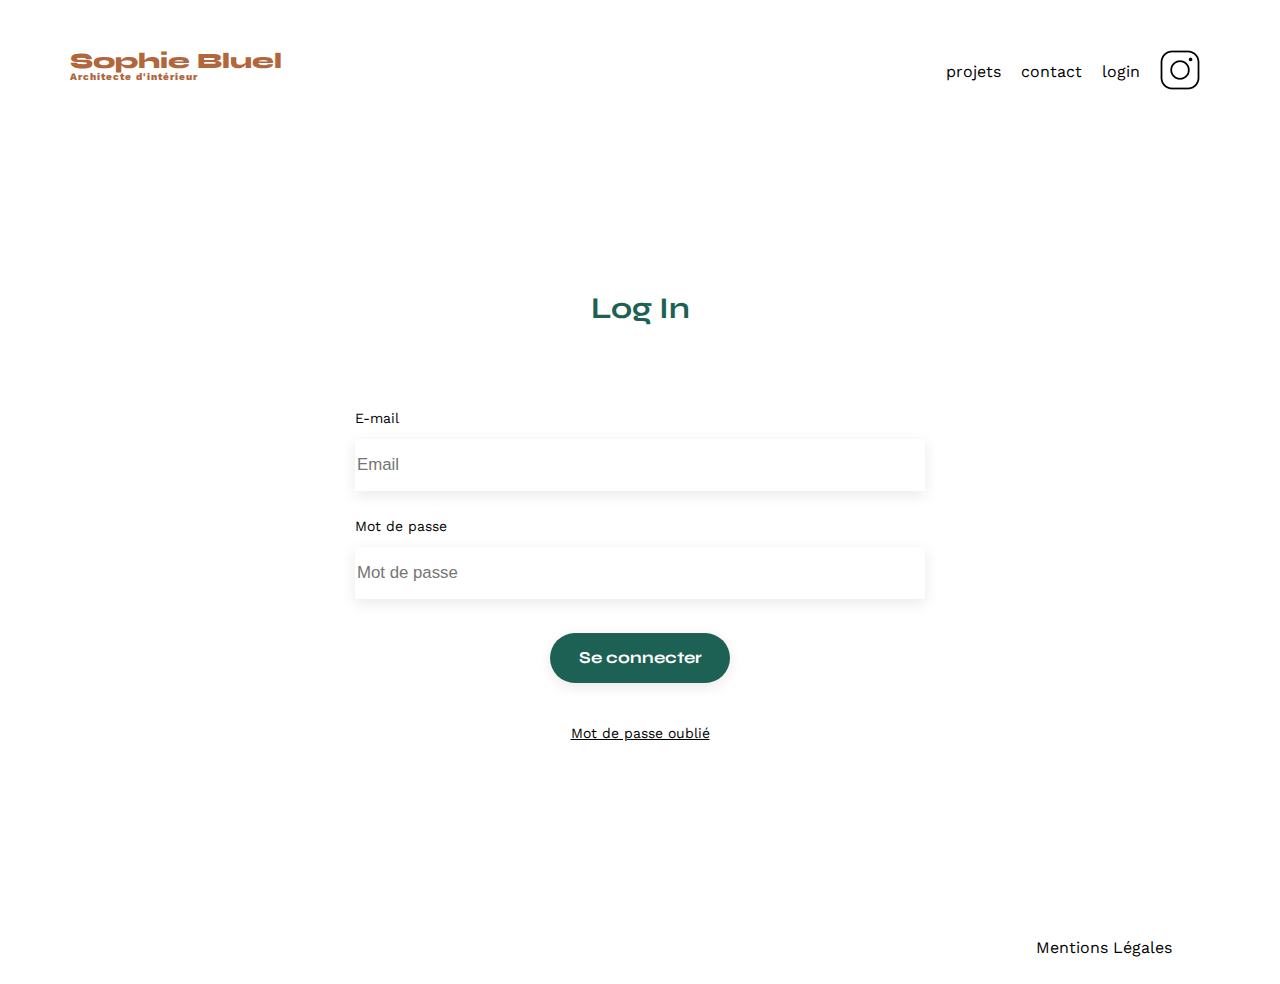
<file: FrontEnd/login.html>
<!DOCTYPE html>
<html lang="fr">
<head>
    <meta charset="UTF-8">
    <meta http-equiv="X-UA-Compatible" content="IE=edge">
    <meta name="viewport" content="width=device-width, initial-scale=1.0">
    <link rel="preconnect" href="https://fonts.googleapis.com">
    <link href="https://fonts.googleapis.com/css2?family=Syne:wght@700;800&family=Work+Sans&display=swap" rel="stylesheet">
    <link rel="stylesheet" href="./assets/style.css">
    <title>Login</title>
</head>
<body>
    <header>
        <h1>Sophie Bluel <span>Architecte d'intérieur</span></h1>
        <nav>
            <ul>
                <li>projets</li>
                <li>contact</li>
                <li>login</li>
                <li><img src="./assets/icons/instagram.png" alt="Instagram"></li>
            </ul>
        </nav>
    </header>
    <section id="login" class="textCenter">
        <h2>Log In</h2>

        <form action="#" method="post" id="form">
			<label for="email">E-mail</label>
			<input type="email" name="email" id="email" placeholder="Email">
			<label for="password">Mot de passe</label>
			<input type="password" name="password" id="password" placeholder="Mot de passe">
         
			<input type="submit" value="Se connecter" class="fontButtonActive">
            <p id="error-message"></p>
            
		</form>

        <p id="error-message problem-connection"></p>
        <a href="" class="fontLink">Mot de passe oublié</a>
          
    </section>
    
    <footer>
        <nav>
            <ul>
                <li>Mentions Légales</li>
            </ul>
        </nav>
    </footer>

    <script src="./login.js"></script>
</body>
</html>
</file>
<file: FrontEnd/assets/style.css>
html, body, div, span, applet, object, iframe,
h1, h2, h3, h4, h5, h6, p, blockquote, pre,
a, abbr, acronym, address, big, cite, code,
del, dfn, em, img, ins, kbd, q, s, samp,
small, strike, strong, sub, sup, tt, var,
b, u, i, center,
dl, dt, dd, ol, ul, li,
fieldset, form, label, legend,
table, caption, tbody, tfoot, thead, tr, th, td,
article, aside, canvas, details, embed,
figure, figcaption, footer, header, hgroup,
menu, nav, output, ruby, section, summary,
time, mark, audio, video {
	margin: 0;
	padding: 0;
	border: 0;
	font-size: 100%;
	font: inherit;
	vertical-align: baseline;
}
/* HTML5 display-role reset for older browsers */
article, aside, details, figcaption, figure,
footer, header, hgroup, menu, nav, section {
	display: block;
}
body {
	line-height: 1;
}
ol, ul {
	list-style: none;
}
blockquote, q {
	quotes: none;
}
blockquote:before, blockquote:after,
q:before, q:after {
	content: '';
	content: none;
}
table {
	border-collapse: collapse;
	border-spacing: 0;
}
/** end reset css**/
body {
	max-width: 1140px;
	margin:auto;
	font-family: 'Work Sans' ;
	font-size: 14px;
}
header {
	display: flex;
	justify-content: space-between;
	margin: 50px 0
}
section {
	margin: 50px 0
}

h1{
	display: flex;
	flex-direction: column;
	font-family: 'Syne';
	font-size: 22px;
	font-weight: 800;
	color: #B1663C
}

h1 > span {
	font-family: 'Work Sans';
	font-size:10px;
	letter-spacing: 0.1em;
;
}

h2{
	font-family: 'Syne';
	font-weight: 700;
	font-size: 30px;
	color: #1D6154
}
nav ul {
	display: flex;
	align-items: center;
	list-style-type: none;

}
nav li {
	padding: 0 10px;
	font-size: 16px;
	font-weight: 400;
}
nav a {
	color: black;
	text-decoration: none;
}

li:hover {
	cursor: pointer;
	font-weight: 600;
	color: black;
}
#introduction {
	display: flex;
	align-items: center;
}
#introduction figure {
	flex: 1
}
#introduction img {
	display: block;
	margin:10px auto;
	width: 80%;
}

#introduction article {
	flex: 1
}
#introduction h2 {
	margin-bottom: 16px;
	margin-top: 25px;
}

#introduction p {
	font-weight: 400;
	font-size: 14px;
	margin-bottom: 8px;
}
#portfolio h2 {
	text-align: center;
	margin-bottom: 16px;
}
#portfolio{
	position: relative;
}
/*********LES MODALES ********/
.titreModal {
	text-align: center;
	font-weight: 400;
	font-size: 28px;
}
.line{
	height:1px;
	background-color:#B3B3B3;
	width: 420px;
	margin: auto;
	left: 50%;
	transform: translateX(-50%);
	position: absolute;
	bottom: 175px;
  }
  .close-modal{
	font-weight: 600;
	font-size: 25px;
	position: absolute;
	top: 30px;
	right: 40px;
	cursor: pointer;
  }
/* *****MOADL1(suprimer un travail *****/

.modal{
	display: flex;
	justify-content: center;
	align-items: center;
	max-width: 1140px;
	margin: auto;
	position: fixed;
	top: 0;
	height: 100%;
	width: 100%;
	background:rgba(0, 0, 0, 0.5);
	z-index: 10;
  }
  .modal-wrapper {
	position: fixed;
	border-radius: 15px;
	top: 50%;
	left: 50%;
	transform: translate(-50%, -50%);
	width: 630px;
	height: 630px;
	max-width: 500px;
	padding: 45px;
	background-color: #fff;
	box-shadow: 0px 0px 20px rgba(0, 0, 0, 0.2);
	z-index: 1;
  }
  .modal-wrapper .remoteMessage{
	color: red;
	position: absolute;
	left: 50%;
	bottom: 50px;
	transform: translateX(-50%);
	cursor: pointer;

  }
  .buttonModal{
	font-family: 'Syne';
	font-weight: 700;
	font-size: 14px;
	color: white;
	background-color: #1D6154;
	width: 237px;
	height: 36px;
	text-align: center;
	border-radius: 60px ;
	cursor: pointer;
	position: absolute;
	left: 50%;
	transform: translateX(-50%);
	bottom: 100px;
  }
  #gallery-modal{
	margin: 20px 25px 0px;
	display: flex;
	flex-wrap: wrap;
 }
 #gallery-modal img{
	height: 105px;
	width: 80px;
  }
  /******* Icon Poubelle ****/
.img-container {
	position: relative;
	display: inline-block;
	margin: 5px;
  }
  .trash-icon-container {
	position: absolute;
	top: 5px;
	right: 5px;
	background-color: black;
	cursor: pointer;
	height: 15px;
	width: 15px;
	text-align: center;
  }
  .fa-solid.fa-trash-can {
	color: white;
	font-size: 9px;
  }
/* *******moade2(Ajouterphoto)************ */

  .modal-addPhoto{
	position: fixed;
	border-radius: 15px;
	top: 50%;
	left: 50%;
	transform: translate(-50%, -50%);
	width: 630px;
	height: 630px;
	max-width: 500px;
	padding: 45px;
	background-color: #fff;
	box-shadow: 0px 0px 20px rgba(0, 0, 0, 0.2);
	/* z-index: 10; */
	display:block;
  }
  .divAddPhoto{
	text-align: center;
	height: 169px;
	width: 420px;
	margin: auto;
	background: #d6dcdf;
	padding-top: 20px;
	box-sizing: border-box;
	margin-top: 40px;
	position: relative;
  }
  .divAddPhoto img{
	position: absolute;
	top: 0;
	right: 50%;
	transform: translateX(50%);
	height: 100%;
  }
  .divIconValidate i{
	 color:#B9C5CC;
	 font-size: 58px;
  } 
  .buttonAddPhoto{
	font-family: 'Syne';
	font-weight: 700;
	font-size: 14px;
	color:  #306685;
	background: #CBD6DC;
	width: 173px;
	height: 36px;
	text-align: center;
	border-radius: 60px ;
	cursor: pointer;
	border: none;
	margin: 10px 0px;
	cursor: pointer;
  }

  .modal-addPhoto form {
	text-align: left;
	width: 420px;
	margin: auto;
	display: flex;
	flex-direction: column;
}

.modal-addPhoto input, select{
	height: 50px;
	font-weight: 400;
	font-size: 14px;
	border: none;
	box-shadow: 0px 4px 14px rgba(0, 0, 0, 0.09);
	font-family: 'Work Sans', sans-serif;
	padding: 15px;
	box-sizing: border-box;
	color: #444444;
}

.modal-addPhoto select{
	cursor: pointer;
}

.modal-addPhoto label {
	color: #3D3D3D;
	font-weight: 500;
	font-size: 14px;
	margin: 32px 0 16px 0;
}

.modal-addPhoto textarea {
	border: none;
	box-shadow: 0px 4px 14px rgba(0, 0, 0, 0.09);
}
.picture-format {
	font-weight: 400;
	font-size: 10px;
}
.fa-regular, .far {
    font-weight: 700;
	cursor:pointer ;
}
  
.buttonValidate{
	font-family: 'Syne';
	font-weight: 700;
	font-size: 14px;
	color: white;
	background: #A7A7A7;
	width: 237px;
	height: 36px;
	text-align: center;
	border-radius: 60px ;
	cursor: pointer;
	position: absolute;
	left: 50%;
	transform: translateX(-50%);
	bottom: 100px;
	border: none;
  }

/******* EDITOR MODE *******/
.editorDiv{
	display: flex;
	justify-content: center;
	align-items: center;
	background-color: black;
	padding: 5px 0px;
	width: 1140px;
	position: relative;
	margin: auto;
	top: 0;
	z-index: 11
}
.editorMode{
	display:none;
}
.fontButtonEditor{
	font-family: 'Syne';
	font-size: 13px;
	font-weight: 700;
	background-color: white;
	border: 1px solid black;
	border-radius: 60px;
	padding: 8px 15px;
	cursor: pointer;
}

.whiteColor{
	color: white;
}

.fontEditor{
	font-size: 14px;
	margin: 10px 20px 10px  0px;
}

.fontEditor i{
	margin-right: 15px;
}

.margin-photo{
	margin-left: 51px;
}

  .editorMode{
	display: none;
  }
  
  .editorModeP{
	visibility: hidden;
	cursor: pointer;
  }
  #portfolio h2 + .fontEditor {
	position: absolute;
	top: 0px;
	right: 340px;
  }

/* *****Filtres */
.filters{
	display: flex;
	justify-content: space-between;
	width: 40%;
	margin: 50px auto;
}
.fontButton{
	font-family: 'Syne';
	font-size: 16px;
	font-weight: 700;
	background-color: white;
	border: 1px solid #1D6154;
	border-radius: 60px;
	color: #1D6154;
	padding: 8px 15px;
	cursor: pointer;
}
.fontButtonActive {
	font-family: 'Syne';
	font-size: 16px;
	font-weight: 700;
	background-color: #1D6154;
	border: 1px solid #1D6154;
	border-radius: 60px;
	color: white;
	padding: 8px 15px;
	cursor: pointer;
}


.gallery {
	width: 100%;
	display: grid;
	grid-template-columns: 1fr 1fr 1fr;
	grid-column-gap: 20px;
	grid-row-gap: 20px;
}

.gallery img {
	width: 100%;

}
#contact {
	width: 50%;
margin: auto;
}
#contact > * {
	text-align: center;

}
#contact h2{
	margin-bottom: 20px;
}
#contact form {
	text-align: left;
	margin-top:30px;
	display: flex;
	flex-direction: column;
}

#contact input {
	height: 50px;
	font-size: 1.2em;
	border: none;
	box-shadow: 0px 4px 14px rgba(0, 0, 0, 0.09);
}
#contact label {
	margin: 2em 0 1em 0;
}
#contact textarea {
	border: none;
	box-shadow: 0px 4px 14px rgba(0, 0, 0, 0.09);
}

input[type="submit"]{
	font-family: 'Syne';
	font-weight: 700;
	color: white;
	background-color: #1D6154;
	margin : 2em auto ;
	width: 180px;
	text-align: center;
	border-radius: 60px ;
}
/********** LOGIN***********/
#login {
	color: black;
	text-decoration: none;
	width: 50%;
	margin: 200px auto;
}

#login h2{
margin-bottom:  60px;  ;
}

#login > * {
	text-align: center;

}

#login form {
	text-align: left;
	margin-top:30px;
	display: flex;
	flex-direction: column;
}

#login input {
	height: 50px;
	font-size: 1.2em;
	border: none;
	box-shadow: 0px 4px 14px rgba(0, 0, 0, 0.09);
}
#login label {
	margin: 2em 0 1em 0;
}
#login textarea {
	border: none;
	box-shadow: 0px 4px 14px rgba(0, 0, 0, 0.09);
}

input[type="submit"]{
	font-family: 'Syne';
	font-weight: 700;
	color: white;
	background-color: #1D6154;
	margin : 2em auto ;
	width: 180px;
	text-align: center;
	border-radius: 60px ;
}

#error-message{
	display: flex;
	justify-content: center;
	color: red;
	margin-bottom: 10px;
}

.fontLink{
	display: flex;
	justify-content: center;
	color: black;
}
 /* ***footer */
footer nav ul {
	display: flex;
	justify-content: flex-end;
	margin: 2em
}
</file>
